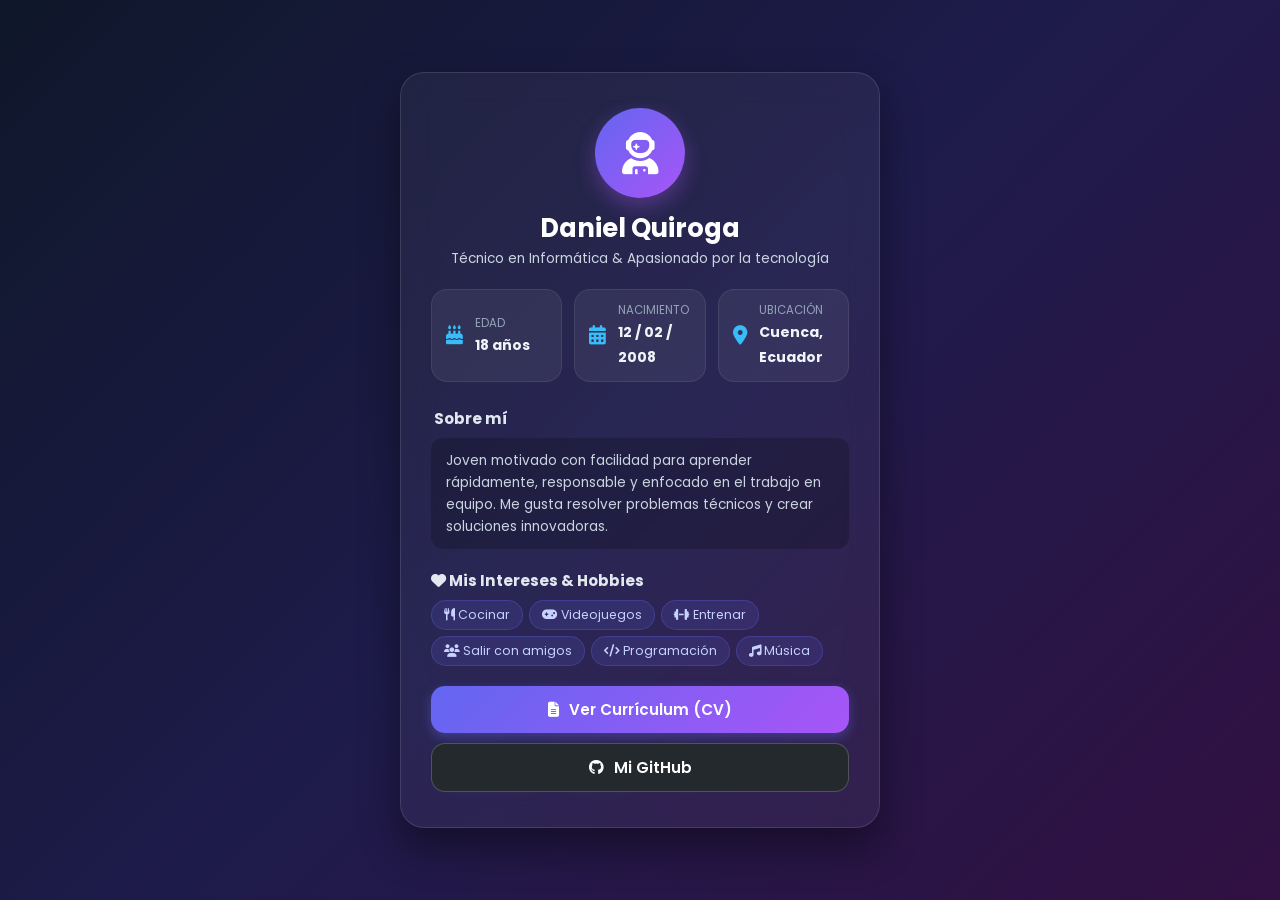
<file: Portafolio/index.html>
<!DOCTYPE html>
<html lang="es">
<head>
  <meta charset="UTF-8">
  <meta name="viewport" content="width=device-width, initial-scale=1.0">
  <title>Daniel Quiroga - Presentación</title>
  
  <link rel="preconnect" href="https://fonts.googleapis.com">
  <link rel="preconnect" href="https://fonts.gstatic.com" crossorigin>
  <link href="https://fonts.googleapis.com/css2?family=Poppins:wght@300;400;600;700&display=swap" rel="stylesheet">
  
  <link rel="stylesheet" href="https://cdnjs.cloudflare.com/ajax/libs/font-awesome/6.4.0/css/all.min.css">
  
  <link rel="stylesheet" href="style.css">
</head>
<body>

  <div class="card-container">
    
    <div class="profile-header">
      <div class="avatar">
        <i class="fa-solid fa-user-astronaut"></i>
      </div>
      <h1>Daniel Quiroga</h1>
      <p class="tagline">Técnico en Informática & Apasionado por la tecnología</p>
    </div>

    <div class="info-grid">
      <div class="info-item">
        <i class="fa-solid fa-cake-candles"></i>
        <div>
          <span>Edad</span>
          <strong>18 años</strong>
        </div>
      </div>
      <div class="info-item">
        <i class="fa-solid fa-calendar-days"></i>
        <div>
          <span>Nacimiento</span>
          <strong>12 / 02 / 2008</strong>
        </div>
      </div>
      <div class="info-item">
        <i class="fa-solid fa-location-dot"></i>
        <div>
          <span>Ubicación</span>
          <strong>Cuenca, Ecuador</strong>
        </div>
      </div>
    </div>

    <div class="about-section">
      <h3><i class="fa-solid fa-sparkles"></i> Sobre mí</h3>
      <p>
        Joven motivado con facilidad para aprender rápidamente, responsable y enfocado en el trabajo en equipo. Me gusta resolver problemas técnicos y crear soluciones innovadoras.
      </p>
    </div>

    <div class="hobbies-section">
      <h3><i class="fa-solid fa-heart"></i> Mis Intereses & Hobbies</h3>
      <div class="tags">
        <span class="tag"><i class="fa-solid fa-utensils"></i> Cocinar</span>
        <span class="tag"><i class="fa-solid fa-gamepad"></i> Videojuegos</span>
        <span class="tag"><i class="fa-solid fa-dumbbell"></i> Entrenar</span>
        <span class="tag"><i class="fa-solid fa-users"></i> Salir con amigos</span>
        <span class="tag"><i class="fa-solid fa-code"></i> Programación</span>
        <span class="tag"><i class="fa-solid fa-music"></i> Música</span>
      </div>
    </div>

    <div class="social-links">
      <a href="cv.html" class="btn btn-cv">
        <i class="fa-solid fa-file-lines"></i> Ver Currículum (CV)
      </a>
      <a href="https://github.com/danq-maker" target="_blank" class="btn btn-github">
        <i class="fa-brands fa-github"></i> Mi GitHub
      </a>
    </div>

  </div>

</body>
</html>
</file>
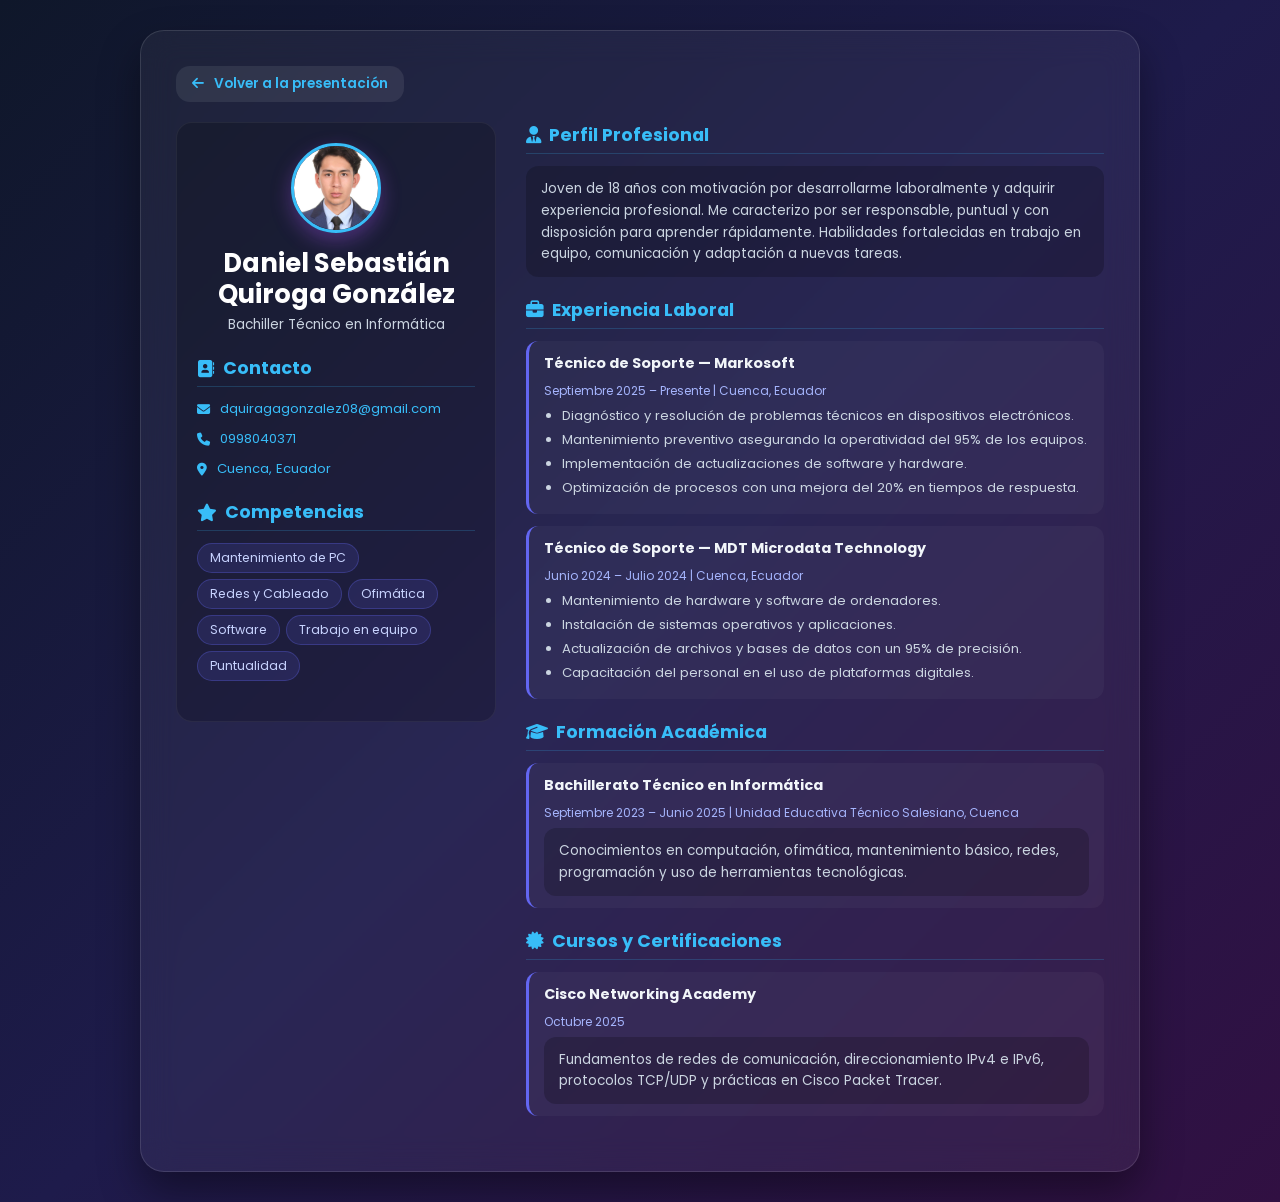
<file: Portafolio/cv.html>
<!DOCTYPE html>
<html lang="es">
<head>
  <meta charset="UTF-8">
  <meta name="viewport" content="width=device-width, initial-scale=1.0">
  <title>CV - Daniel Sebastián Quiroga González</title>
  <link rel="preconnect" href="https://fonts.googleapis.com">
  <link rel="preconnect" href="https://fonts.gstatic.com" crossorigin>
  <link href="https://fonts.googleapis.com/css2?family=Poppins:wght@300;400;600;700&display=swap" rel="stylesheet">
  <link rel="stylesheet" href="https://cdnjs.cloudflare.com/ajax/libs/font-awesome/6.4.0/css/all.min.css">
  <link rel="stylesheet" href="style.css">
</head>
<body>

  <div class="cv-container">

    <!-- Botón de retorno -->
    <a href="index.html" class="back-link">
      <i class="fa-solid fa-arrow-left"></i> Volver a la presentación
    </a>

    <!-- CONTENEDOR DE DOS COLUMNAS (Flexbox) -->
    <div class="cv-flex-layout">

      <!-- COLUMNA IZQUIERDA (Sidebar): Foto, Contacto y Habilidades -->
      <aside class="cv-sidebar">
        <div class="cv-header">
          <img src="imagencv.jpg" alt="Foto de Daniel Quiroga" class="cv-avatar">
          <h1>Daniel Sebastián Quiroga González</h1>
          <p class="cv-subtitle">Bachiller Técnico en Informática</p>
        </div>

        <div class="cv-section">
          <h2><i class="fa-solid fa-address-book"></i> Contacto</h2>
          <div class="cv-contact-list">
            <span><i class="fa-solid fa-envelope"></i> dquiragagonzalez08@gmail.com</span>
            <span><i class="fa-solid fa-phone"></i> 0998040371</span>
            <span><i class="fa-solid fa-location-dot"></i> Cuenca, Ecuador</span>
          </div>
        </div>

        <div class="cv-section">
          <h2><i class="fa-solid fa-star"></i> Competencias</h2>
          <div class="tags">
            <span class="tag">Mantenimiento de PC</span>
            <span class="tag">Redes y Cableado</span>
            <span class="tag">Ofimática</span>
            <span class="tag">Software</span>
            <span class="tag">Trabajo en equipo</span>
            <span class="tag">Puntualidad</span>
          </div>
        </div>
      </aside>

      <!-- COLUMNA DERECHA (Main): Perfil, Experiencia, Formación y Cursos -->
      <main class="cv-main">
        
        <div class="cv-section">
          <h2><i class="fa-solid fa-user-tie"></i> Perfil Profesional</h2>
          <p class="cv-text">
            Joven de 18 años con motivación por desarrollarme laboralmente y adquirir experiencia profesional. Me caracterizo por ser responsable, puntual y con disposición para aprender rápidamente. Habilidades fortalecidas en trabajo en equipo, comunicación y adaptación a nuevas tareas.
          </p>
        </div>

        <div class="cv-section">
          <h2><i class="fa-solid fa-briefcase"></i> Experiencia Laboral</h2>
          
          <div class="cv-item">
            <h3>Técnico de Soporte — Markosoft</h3>
            <span class="cv-date">Septiembre 2025 – Presente | Cuenca, Ecuador</span>
            <ul>
              <li>Diagnóstico y resolución de problemas técnicos en dispositivos electrónicos.</li>
              <li>Mantenimiento preventivo asegurando la operatividad del 95% de los equipos.</li>
              <li>Implementación de actualizaciones de software y hardware.</li>
              <li>Optimización de procesos con una mejora del 20% en tiempos de respuesta.</li>
            </ul>
          </div>

          <div class="cv-item">
            <h3>Técnico de Soporte — MDT Microdata Technology</h3>
            <span class="cv-date">Junio 2024 – Julio 2024 | Cuenca, Ecuador</span>
            <ul>
              <li>Mantenimiento de hardware y software de ordenadores.</li>
              <li>Instalación de sistemas operativos y aplicaciones.</li>
              <li>Actualización de archivos y bases de datos con un 95% de precisión.</li>
              <li>Capacitación del personal en el uso de plataformas digitales.</li>
            </ul>
          </div>
        </div>

        <div class="cv-section">
          <h2><i class="fa-solid fa-graduation-cap"></i> Formación Académica</h2>
          <div class="cv-item">
            <h3>Bachillerato Técnico en Informática</h3>
            <span class="cv-date">Septiembre 2023 – Junio 2025 | Unidad Educativa Técnico Salesiano, Cuenca</span>
            <p class="cv-text">Conocimientos en computación, ofimática, mantenimiento básico, redes, programación y uso de herramientas tecnológicas.</p>
          </div>
        </div>

        <div class="cv-section">
          <h2><i class="fa-solid fa-certificate"></i> Cursos y Certificaciones</h2>
          <div class="cv-item">
            <h3>Cisco Networking Academy</h3>
            <span class="cv-date">Octubre 2025</span>
            <p class="cv-text">Fundamentos de redes de comunicación, direccionamiento IPv4 e IPv6, protocolos TCP/UDP y prácticas en Cisco Packet Tracer.</p>
          </div>
        </div>

      </main>

    </div>

  </div>

</body>
</html>
</file>
<file: Portafolio/style.css>
* {
  margin: 0;
  padding: 0;
  box-sizing: border-box;
  font-family: 'Poppins', sans-serif;
}

body {
  min-height: 100vh;
  background: linear-gradient(135deg, #0f172a 0%, #1e1b4b 50%, #311042 100%);
  display: flex;
  justify-content: center;
  align-items: center;
  padding: 30px;
  color: #f8fafc;
}

/* TARJETA PRINCIPAL (index.html) */
.card-container {
  background: rgba(255, 255, 255, 0.05);
  backdrop-filter: blur(16px);
  -webkit-backdrop-filter: blur(16px);
  border: 1px solid rgba(255, 255, 255, 0.12);
  border-radius: 24px;
  padding: 35px 30px;
  width: 100%;
  max-width: 480px;
  box-shadow: 0 20px 40px rgba(0, 0, 0, 0.4);
}

/* CONTENEDOR DEL CV (cv.html) - AMPLIADO PARA DOS COLUMNAS */
.cv-container {
  background: rgba(255, 255, 255, 0.05);
  backdrop-filter: blur(16px);
  -webkit-backdrop-filter: blur(16px);
  border: 1px solid rgba(255, 255, 255, 0.12);
  border-radius: 24px;
  padding: 35px;
  width: 100%;
  max-width: 1000px;
  box-shadow: 0 20px 40px rgba(0, 0, 0, 0.4);
}

/* ==========================================
   USO DE FLEXBOX (Obligatorio en la actividad)
   ========================================== */

/* Layout de dos columnas para el CV */
.cv-flex-layout {
  display: flex;             /* 1. Activa Flexbox */
  flex-direction: row;       /* 2. Dirección horizontal (columnas) */
  justify-content: space-between; /* 3. Espaciado horizontal */
  align-items: flex-start;   /* 4. Alineación vertical superior */
  gap: 30px;                 /* Separación entre columnas */
}

/* Sidebar (Columna Izquierda) */
.cv-sidebar {
  flex: 1;
  max-width: 320px;
  background: rgba(0, 0, 0, 0.2);
  padding: 20px;
  border-radius: 16px;
  border: 1px solid rgba(255, 255, 255, 0.06);
}

/* Main (Columna Derecha) */
.cv-main {
  flex: 2;
}

/* ENCABEZADOS Y AVATAR */
.profile-header, .cv-header {
  text-align: center;
  margin-bottom: 20px;
}

.avatar, .cv-avatar {
  width: 90px;
  height: 90px;
  margin: 0 auto 15px;
  border-radius: 50%;
  background: linear-gradient(135deg, #6366f1, #a855f7);
  display: flex;
  align-items: center;
  justify-content: center;
  font-size: 42px;
  color: #ffffff;
  box-shadow: 0 8px 20px rgba(168, 85, 247, 0.35);
  object-fit: cover;
}

.cv-avatar {
  border: 3px solid #38bdf8;
}

h1 {
  font-size: 1.6rem;
  font-weight: 700;
  color: #ffffff;
  line-height: 1.2;
}

.tagline, .cv-subtitle {
  font-size: 0.85rem;
  color: #cbd5e1;
  margin-top: 6px;
}

.cv-contact-list {
  display: flex;
  flex-direction: column;
  gap: 10px;
  font-size: 0.82rem;
  color: #38bdf8;
}

.cv-contact-list span {
  display: flex;
  align-items: center;
  gap: 10px;
  word-break: break-all;
}

/* GRID DE DATOS RÁPIDOS (index.html) */
.info-grid {
  display: grid;
  grid-template-columns: repeat(auto-fit, minmax(130px, 1fr));
  gap: 12px;
  margin-bottom: 25px;
}

.info-item {
  background: rgba(255, 255, 255, 0.06);
  border: 1px solid rgba(255, 255, 255, 0.08);
  padding: 12px 14px;
  border-radius: 16px;
  display: flex;
  align-items: center;
  gap: 12px;
}

.info-item i {
  font-size: 1.2rem;
  color: #38bdf8;
}

.info-item span {
  font-size: 0.72rem;
  color: #94a3b8;
  text-transform: uppercase;
  display: block;
}

.info-item strong {
  font-size: 0.88rem;
  color: #f1f5f9;
}

/* SECCIONES Y TEXTOS */
.about-section, .hobbies-section, .cv-section {
  margin-bottom: 20px;
}

h3 {
  font-size: 0.95rem;
  color: #e2e8f0;
  margin-bottom: 8px;
}

h2 {
  font-size: 1.1rem;
  color: #38bdf8;
  margin-bottom: 12px;
  border-bottom: 1px solid rgba(56, 189, 248, 0.2);
  padding-bottom: 5px;
  display: flex;
  align-items: center;
  gap: 8px;
}

.about-section p, .cv-text {
  font-size: 0.85rem;
  line-height: 1.6;
  color: #cbd5e1;
  background: rgba(0, 0, 0, 0.2);
  padding: 12px 15px;
  border-radius: 12px;
}

.cv-item {
  margin-bottom: 12px;
  background: rgba(255, 255, 255, 0.03);
  padding: 12px 15px;
  border-radius: 12px;
  border-left: 3px solid #6366f1;
}

.cv-item h3 {
  color: #f1f5f9;
  font-size: 0.9rem;
}

.cv-date {
  font-size: 0.75rem;
  color: #a5b4fc;
  display: block;
  margin-bottom: 6px;
}

.cv-item ul {
  margin-left: 18px;
  font-size: 0.82rem;
  color: #cbd5e1;
}

.cv-item li {
  margin-bottom: 4px;
}

/* ETIQUETAS (TAGS) - Flexbox aplicado */
.tags {
  display: flex;             /* Flexbox para etiquetas */
  flex-wrap: wrap;           /* Salto de línea automático */
  gap: 6px;
}

.tag {
  background: rgba(99, 102, 241, 0.15);
  border: 1px solid rgba(99, 102, 241, 0.3);
  color: #c7d2fe;
  padding: 5px 12px;
  border-radius: 20px;
  font-size: 0.78rem;
}

/* BOTONES Y ENLACES - Flexbox aplicado */
.social-links {
  display: flex;
  flex-direction: column;
  gap: 10px;
  margin-top: 15px;
}

.btn, .back-link {
  display: flex;             /* Flexbox para alinear iconos y texto */
  align-items: center;
  justify-content: center;
  gap: 10px;
  width: 100%;
  padding: 12px;
  border-radius: 14px;
  text-decoration: none;
  font-weight: 600;
  font-size: 0.95rem;
  transition: all 0.3s ease;
}

.btn-cv {
  background: linear-gradient(135deg, #6366f1, #a855f7);
  color: #ffffff;
  box-shadow: 0 4px 12px rgba(99, 102, 241, 0.4);
}

.btn-cv:hover {
  transform: translateY(-2px);
  opacity: 0.95;
}

.btn-github {
  background: #24292e;
  color: #ffffff;
  border: 1px solid rgba(255, 255, 255, 0.2);
}

.btn-github:hover {
  background: #333940;
  transform: translateY(-2px);
}

.back-link {
  background: rgba(255, 255, 255, 0.08);
  color: #38bdf8;
  margin-bottom: 20px;
  width: fit-content;
  padding: 8px 16px;
  font-size: 0.85rem;
}

.back-link:hover {
  background: rgba(255, 255, 255, 0.15);
}

/* RESPONSIVE PARA MÓVILES */
@media (max-width: 768px) {
  .cv-flex-layout {
    flex-direction: column; /* Pasa de dos columnas a una sola columna en pantallas pequeñas */
  }
  .cv-sidebar {
    max-width: 100%;
  }
}
</file>
